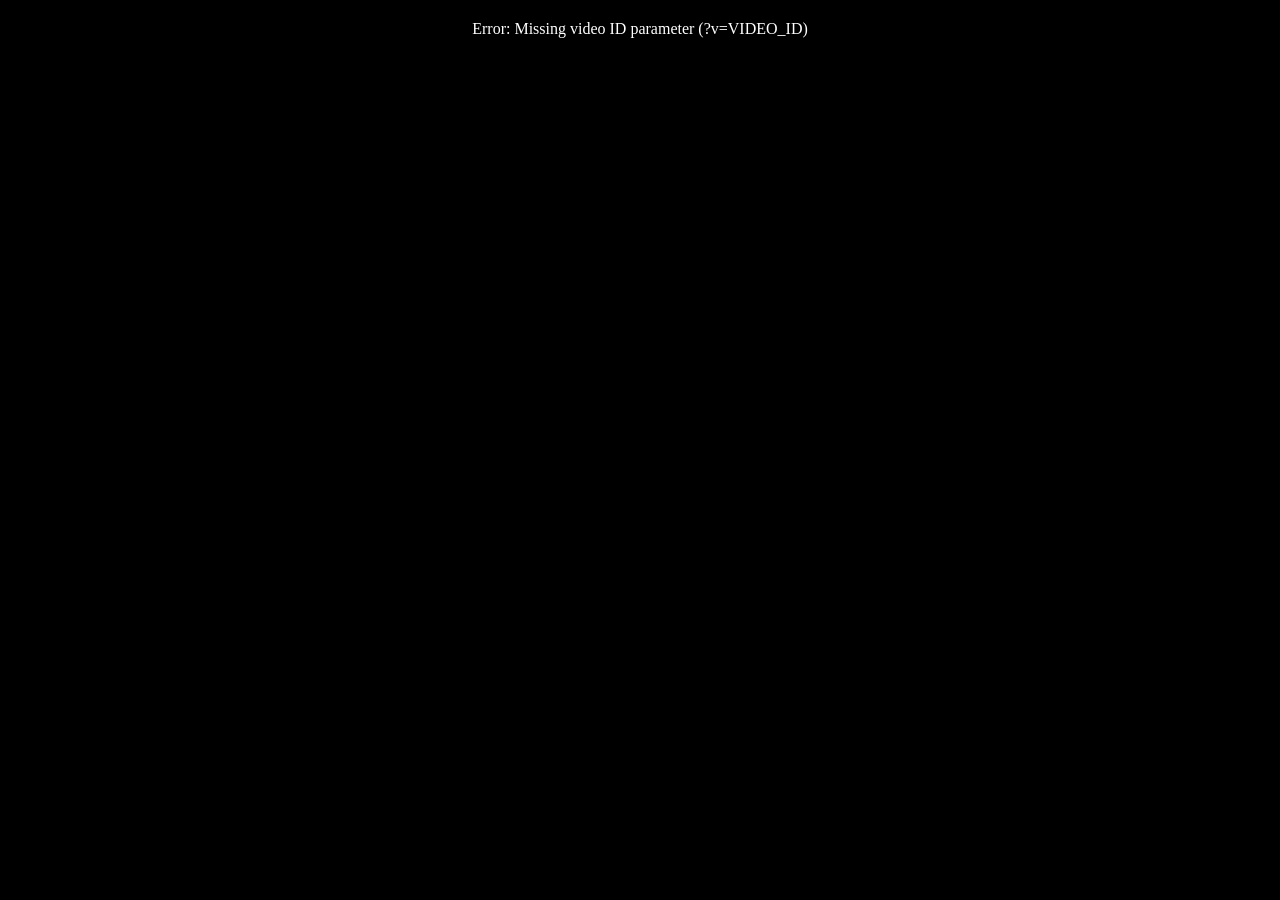
<file: youtube.html>
<!DOCTYPE html>
<html lang="en">
<head>
  <meta charset="UTF-8">
  <meta name="viewport" content="width=device-width, initial-scale=1.0, viewport-fit=cover">
  <meta name="referrer" content="strict-origin-when-cross-origin">
  <title>YouTube Video</title>
  <style>
    * {
      margin: 0;
      padding: 0;
      box-sizing: border-box;
    }
    html, body {
      width: 100%;
      height: 100%;
      overflow: hidden;
      background: #000;
    }
    #player {
      position: absolute;
      top: 0;
      left: 0;
      width: 100%;
      height: 100%;
      border: 0;
    }
  </style>
</head>
<body>
  <iframe
    id="player"
    allowfullscreen
    allow="accelerometer; autoplay; clipboard-write; encrypted-media; gyroscope; picture-in-picture; web-share"
    referrerpolicy="strict-origin-when-cross-origin"
  ></iframe>

  <script>
    (function() {
      const urlParams = new URLSearchParams(window.location.search);

      const videoId = urlParams.get('v');
      if (!videoId) {
        document.body.innerHTML = '<div style="color:white;padding:20px;text-align:center;">Error: Missing video ID parameter (?v=VIDEO_ID)</div>';
        return;
      }

      const autoplay   = urlParams.get('autoplay')        || '1';
      const controls   = urlParams.get('controls')        || '1';
      const rel        = urlParams.get('rel')             || '0';
      const modestbranding = urlParams.get('modestbranding') || '1';
      const playsinline = urlParams.get('playsinline')    || '1';
      const loop       = urlParams.get('loop')            || '0';
      const mute       = urlParams.get('mute')            || '0';

      const embedParams = new URLSearchParams({
        autoplay:        autoplay,
        controls:        controls,
        rel:             rel,
        modestbranding:  modestbranding,
        playsinline:     playsinline,
        enablejsapi:     '1',
        origin:          window.location.origin
      });

      if (loop === '1') {
        embedParams.append('loop', '1');
        embedParams.append('playlist', videoId);
      }
      if (mute === '1') {
        embedParams.append('mute', '1');
      }

      const embedUrl = `https://www.youtube-nocookie.com/embed/${encodeURIComponent(videoId)}?${embedParams.toString()}`;
      document.getElementById('player').src = embedUrl;
    })();
  </script>
</body>
</html>
</file>
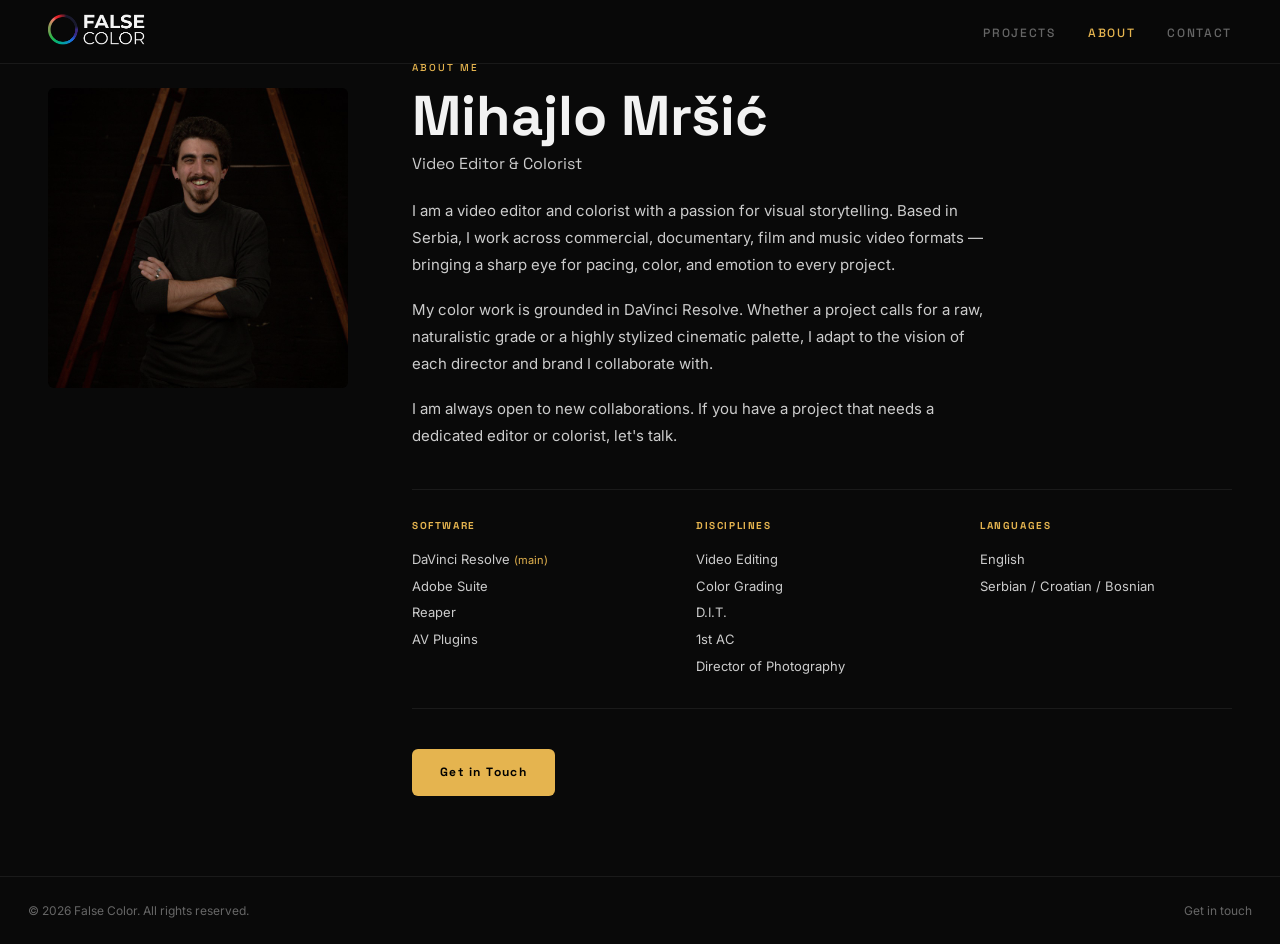
<file: pages/about.html>
<!doctype html>
<html lang="en">
<head>
  <meta charset="utf-8" />
  <meta name="viewport" content="width=device-width,initial-scale=1" />
  <title>About — False Color</title>
  <link rel="icon" type="image/png" href="../favicon.png">
  <link href="https://fonts.googleapis.com/css2?family=Space+Grotesk:wght@300;400;500;700&family=Inter:wght@300;400;500&display=swap" rel="stylesheet">
  <link rel="stylesheet" href="../css/style.css">
</head>
<body>

  <nav id="nav">
    <div class="nav-inner">
      <a href="../index.html" class="nav-logo">
        <img src="../logo.png" alt="False Color" class="nav-logo-img">
        
      </a>
      <ul class="nav-links">
        <li><a href="../index.html">PROJECTS</a></li>
        <li><a href="about.html" class="active">ABOUT</a></li>
        <li><a href="contact.html">CONTACT</a></li>
      </ul>
      <button class="nav-burger" aria-label="Menu" aria-expanded="false">
        <span></span><span></span><span></span>
      </button>
    </div>
  </nav>

  <div class="mobile-menu" id="mobileMenu">
    <ul>
      <li><a href="../index.html">PROJECTS</a></li>
      <li><a href="about.html">ABOUT</a></li>
      <li><a href="contact.html">CONTACT</a></li>
    </ul>
  </div>

  <main class="about-page">
    <div class="about-inner">

      <div class="about-photo-wrap">
        <img src="../Profilna.jpeg" alt="Mihajlo Mršić" class="about-photo">
      </div>

      <div class="about-text">
        <span class="eyebrow">About Me</span>
        <h1 class="about-heading">Mihajlo Mršić</h1>
        <p class="about-role">Video Editor & Colorist</p>

        <p>I am a video editor and colorist with a passion for visual storytelling. Based in Serbia, I work across commercial, documentary, film and music video formats — bringing a sharp eye for pacing, color, and emotion to every project.</p>
        <p>My color work is grounded in DaVinci Resolve. Whether a project calls for a raw, naturalistic grade or a highly stylized cinematic palette, I adapt to the vision of each director and brand I collaborate with.</p>
        <p>I am always open to new collaborations. If you have a project that needs a dedicated editor or colorist, let's talk.</p>

        <div class="skills-block">
          <div class="skill-group">
            <h4>SOFTWARE</h4>
            <ul>
              <li>DaVinci Resolve <span style="color:var(--accent);font-size:11px">(main)</span></li>
              <li>Adobe Suite</li>
              <li>Reaper</li>
              <li>AV Plugins</li>
            </ul>
          </div>
          <div class="skill-group">
            <h4>DISCIPLINES</h4>
            <ul>
              <li>Video Editing</li>
              <li>Color Grading</li>
              <li>D.I.T.</li>
              <li>1st AC</li>
              <li>Director of Photography</li>
            </ul>
          </div>
          <div class="skill-group">
            <h4>LANGUAGES</h4>
            <ul>
              <li>English</li>
              <li>Serbian / Croatian / Bosnian</li>
            </ul>
          </div>
        </div>

        <a href="contact.html" class="cta-btn">Get in Touch</a>
      </div>

    </div>
  </main>

  <footer>
    <div class="footer-inner">
      <span>© <span id="year"></span> False Color. All rights reserved.</span>
      <a href="contact.html">Get in touch</a>
    </div>
  </footer>

  <button class="back-top" id="backTop" aria-label="Back to top">&#8593;</button>

  <script src="../js/main.js"></script>
</body>
</html>
</file>
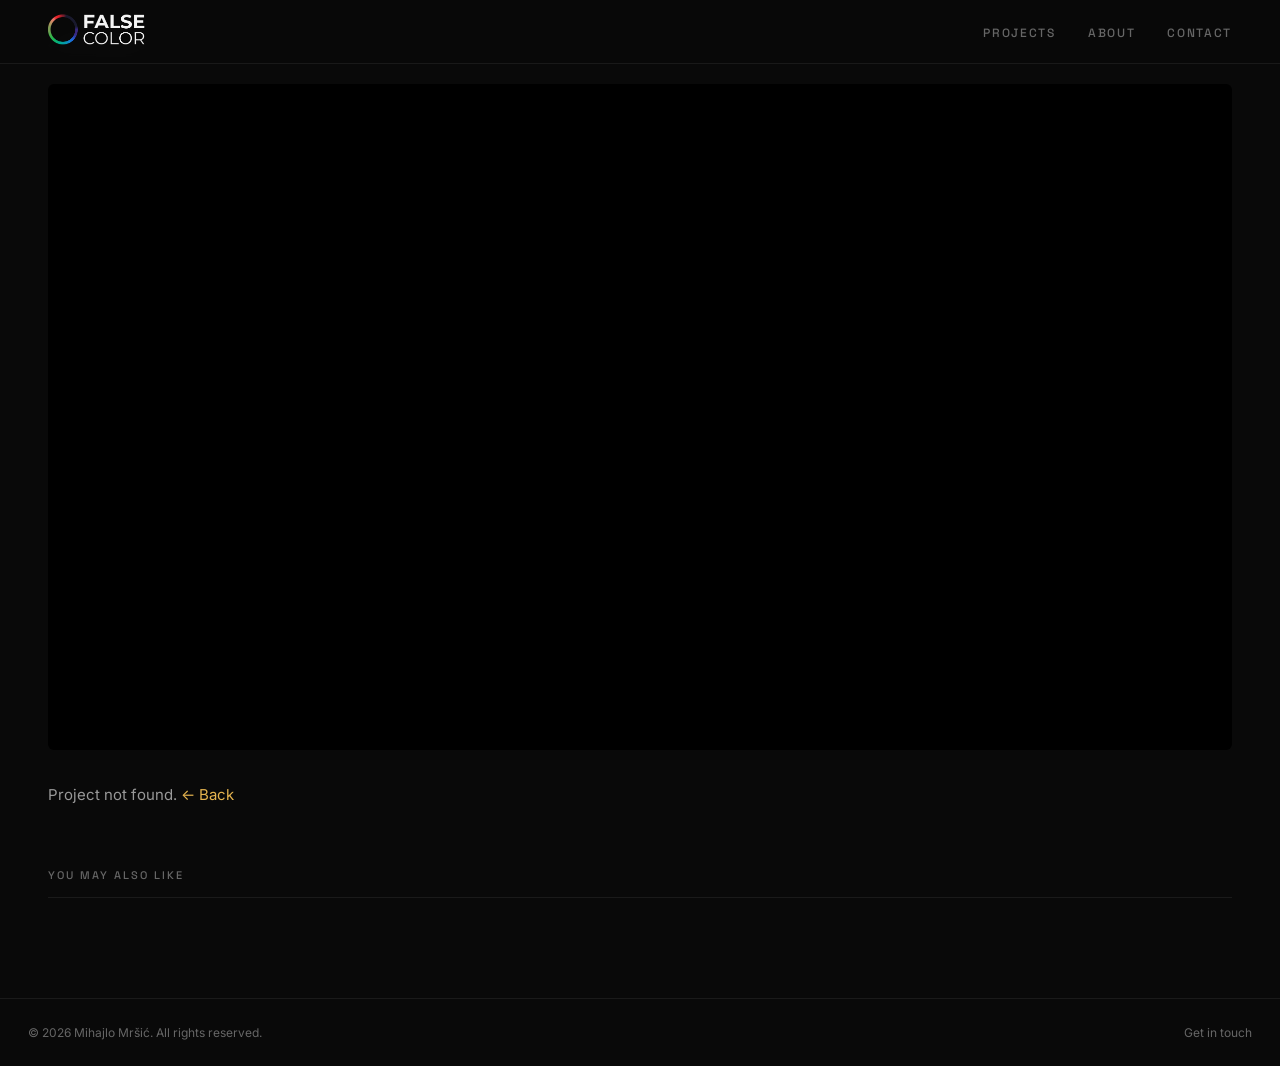
<file: pages/project.html>
<!doctype html>
<html lang="en">
<head>
  <meta charset="utf-8" />
  <meta name="viewport" content="width=device-width,initial-scale=1" />
  <title>Project — Mihajlo Mršić</title>
  <meta name="description" content="Project by Mihajlo Mršić — Video Editor and Colorist">
  <link rel="icon" type="image/png" href="../favicon.png">
  <link href="https://fonts.googleapis.com/css2?family=Space+Grotesk:wght@300;400;500;700&family=Inter:wght@300;400;500&display=swap" rel="stylesheet">
  <link rel="stylesheet" href="../css/style.css">
</head>
<body>

  <!-- NAV -->
  <nav id="nav">
    <div class="nav-inner">
      <a href="../index.html" class="nav-logo"><img src="../logo.png" alt="False Color" class="nav-logo-img"></a>
      <ul class="nav-links">
        <li><a href="../index.html">PROJECTS</a></li>
        <li><a href="about.html">ABOUT</a></li>
        <li><a href="contact.html">CONTACT</a></li>
      </ul>
      <button class="nav-burger" aria-label="Menu" aria-expanded="false">
        <span></span><span></span><span></span>
      </button>
    </div>
  </nav>

  <!-- MOBILE MENU -->
  <div class="mobile-menu" id="mobileMenu">
    <ul>
      <li><a href="../index.html">PROJECTS</a></li>
      <li><a href="about.html">ABOUT</a></li>
      <li><a href="contact.html">CONTACT</a></li>
    </ul>
  </div>

  <main class="project-page">

    <!-- Back link -->
    <a href="../index.html" class="back-link">← All Projects</a>

    <!-- Video embed -->
    <div class="project-video" id="projectVideo">
      <!-- filled by JS -->
    </div>

    <!-- Project info -->
    <div class="project-info" id="projectInfo">
      <!-- filled by JS -->
    </div>

    <!-- You may also like -->
    <section class="also-like" id="alsoLike">
      <h3 class="also-title">You May Also Like</h3>
      <div class="also-grid" id="alsoGrid">
        <!-- filled by JS -->
      </div>
    </section>

  </main>

  <!-- FOOTER -->
  <footer>
    <div class="footer-inner">
      <span>© <span id="year"></span> Mihajlo Mršić. All rights reserved.</span>
      <a href="contact.html">Get in touch</a>
    </div>
  </footer>

  <!-- BACK TO TOP -->
  <button class="back-top" id="backTop" aria-label="Back to top">&#8593;</button>

  <script src="../js/projects.js"></script>
  <script src="../js/project-page.js"></script>
  <script src="../js/main.js"></script>
</body>
</html>
</file>
<file: css/style.css>
/* =========================================
   FALSE-COLOR.COM — Mihajlo Mršić Portfolio
   ========================================= */

:root {
  --bg:        #090909;
  --surface:   #111111;
  --border:    rgba(255,255,255,0.07);
  --muted:     #666;
  --mid:       #999;
  --light:     #ccc;
  --white:     #f2f2f2;
  --accent:    #e5b44f;   /* film-amber — the one risk: warm gold on near-black */
  --radius:    6px;
  --nav-h:     64px;
  --max:       1240px;
  --font-head: 'Space Grotesk', system-ui, sans-serif;
  --font-body: 'Inter', system-ui, sans-serif;
  --ease:      cubic-bezier(.25,.46,.45,.94);
}

/* RESET */
*, *::before, *::after { box-sizing: border-box; margin: 0; padding: 0; }
html { scroll-behavior: smooth; }
body {
  background: var(--bg);
  color: var(--white);
  font-family: var(--font-body);
  font-size: 15px;
  line-height: 1.6;
  -webkit-font-smoothing: antialiased;
  overflow-x: hidden;
}
img { display: block; max-width: 100%; }
a { color: inherit; text-decoration: none; }
ul { list-style: none; }
button { font-family: inherit; cursor: pointer; border: none; background: none; }

/* ---- NAV ---- */
#nav {
  position: fixed;
  top: 0; left: 0; right: 0;
  z-index: 100;
  height: var(--nav-h);
  background: rgba(9,9,9,0.92);
  backdrop-filter: blur(12px);
  -webkit-backdrop-filter: blur(12px);
  border-bottom: 1px solid var(--border);
  transition: background .3s var(--ease);
}
.nav-inner {
  max-width: var(--max);
  margin: 0 auto;
  padding: 0 28px;
  height: 100%;
  display: flex;
  align-items: center;
  justify-content: space-between;
}
.nav-logo {
  font-family: var(--font-head);
  font-weight: 700;
  font-size: 14px;
  letter-spacing: .12em;
  color: var(--white);
}
.nav-links {
  display: flex;
  gap: 32px;
}
.nav-links a {
  font-family: var(--font-head);
  font-size: 12px;
  font-weight: 500;
  letter-spacing: .14em;
  color: var(--muted);
  transition: color .2s;
}
.nav-links a:hover,
.nav-links a.active { color: var(--white); }
.nav-links a.active { color: var(--accent); }

/* Burger */
.nav-burger {
  display: none;
  flex-direction: column;
  gap: 5px;
  padding: 6px;
}
.nav-burger span {
  display: block;
  width: 22px;
  height: 2px;
  background: var(--white);
  transition: transform .3s var(--ease), opacity .3s;
}

/* Mobile menu */
.mobile-menu {
  display: none;
  position: fixed;
  inset: 0;
  background: var(--bg);
  z-index: 99;
  align-items: center;
  justify-content: center;
  flex-direction: column;
}
.mobile-menu.open { display: flex; }
.mobile-menu ul { display: flex; flex-direction: column; gap: 28px; text-align: center; }
.mobile-menu a {
  font-family: var(--font-head);
  font-size: 28px;
  font-weight: 700;
  letter-spacing: .1em;
  color: var(--white);
  transition: color .2s;
}
.mobile-menu a:hover { color: var(--accent); }

/* ---- HERO ---- */
main { padding-top: var(--nav-h); }

.hero {
  padding: 80px 28px 48px;
  max-width: var(--max);
  margin: 0 auto;
}
.hero-title {
  font-family: var(--font-head);
  font-size: clamp(42px, 8vw, 96px);
  font-weight: 700;
  line-height: 1.0;
  letter-spacing: -.03em;
  color: var(--white);
}
.hero-title span {
  color: var(--accent);
  display: block;
}

/* ---- PROJECT GRID ---- */
.grid-section {
  max-width: var(--max);
  margin: 0 auto;
  padding: 28px 28px 80px;
}

.project-grid {
  display: grid;
  grid-template-columns: repeat(2, 1fr);
  gap: 3px;
}


.card {
  display: block;
  position: relative;
  overflow: hidden;
  background: var(--surface);
}

.card-thumb {
  position: relative;
  overflow: hidden;
  aspect-ratio: 16/9;
}

.card-thumb img {
  width: 100%;
  height: 100%;
  object-fit: cover;
  transition: transform .6s var(--ease), filter .4s;
  filter: brightness(.85);
}

.card:hover .card-thumb img {
  transform: scale(1.04);
  filter: brightness(.65);
}

.card-overlay {
  position: absolute;
  inset: 0;
  display: flex;
  flex-direction: column;
  align-items: center;
  justify-content: center;
  opacity: 0;
  transition: opacity .3s;
  background: linear-gradient(to top, rgba(0,0,0,.75) 0%, rgba(0,0,0,.08) 55%, transparent 100%);
}
.card:hover .card-overlay { opacity: 1; }

.play-btn {
  width: 64px;
  height: 64px;
  border-radius: 50%;
  border: 2px solid var(--white);
  display: flex;
  align-items: center;
  justify-content: center;
  font-size: 20px;
  color: var(--white);
  padding-left: 4px;
  transition: background .2s, border-color .2s;
  flex-shrink: 0;
}
.card:hover .play-btn {
  background: var(--accent);
  border-color: var(--accent);
  color: #000;
}

.card-hover-title {
  position: absolute;
  bottom: 0;
  left: 0;
  right: 0;
  padding: 14px 16px;
  display: flex;
  flex-direction: column;
  gap: 4px;
  transform: translateY(6px);
  transition: transform .3s cubic-bezier(.25,.46,.45,.94);
}
.card:hover .card-hover-title { transform: translateY(0); }

.card-hover-type {
  font-family: var(--font-head);
  font-size: 10px;
  font-weight: 500;
  letter-spacing: .16em;
  color: var(--accent);
  text-transform: uppercase;
}
.card-hover-name {
  font-family: var(--font-head);
  font-size: 15px;
  font-weight: 600;
  color: var(--white);
  line-height: 1.25;
}

.card-meta {
  padding: 14px 16px 18px;
  border-top: 1px solid var(--border);
}
.card-type {
  font-family: var(--font-head);
  font-size: 10px;
  font-weight: 500;
  letter-spacing: .16em;
  color: var(--accent);
  display: block;
  margin-bottom: 4px;
}
.card-title {
  font-family: var(--font-head);
  font-size: 15px;
  font-weight: 500;
  color: var(--light);
  line-height: 1.3;
}
.card:hover .card-title { color: var(--white); }

/* ---- PROJECT PAGE ---- */
.project-page {
  max-width: var(--max);
  margin: 0 auto;
  padding: 32px 28px 80px;
}

.back-link {
  display: inline-flex;
  align-items: center;
  gap: 6px;
  font-size: 13px;
  font-family: var(--font-head);
  letter-spacing: .08em;
  color: var(--muted);
  margin-bottom: 28px;
  transition: color .2s;
}
.back-link:hover { color: var(--white); }

.project-video {
  width: 100%;
  position: relative;
  padding-top: 56.25%;
  background: #000;
  border-radius: var(--radius);
  overflow: hidden;
  margin-bottom: 32px;
}
.project-video iframe {
  position: absolute;
  inset: 0;
  width: 100%;
  height: 100%;
  border: none;
}

.project-info {
  margin-bottom: 60px;
}
.project-info .card-type {
  font-size: 11px;
  margin-bottom: 8px;
}
.project-info h1 {
  font-family: var(--font-head);
  font-size: clamp(24px, 4vw, 40px);
  font-weight: 700;
  margin-bottom: 16px;
}
.project-info p {
  color: var(--light);
  max-width: 640px;
  line-height: 1.7;
}

/* ---- YOU MAY ALSO LIKE ---- */
.also-like { margin-top: 24px; }
.also-title {
  font-family: var(--font-head);
  font-size: 11px;
  font-weight: 500;
  letter-spacing: .18em;
  color: var(--muted);
  text-transform: uppercase;
  margin-bottom: 20px;
  padding-bottom: 12px;
  border-bottom: 1px solid var(--border);
}
.also-grid {
  display: grid;
  grid-template-columns: repeat(3, 1fr);
  gap: 3px;
}

/* ---- ABOUT PAGE ---- */
.about-page {
  max-width: var(--max);
  margin: 0 auto;
  padding: 60px 28px 80px;
}
.about-inner {
  display: grid;
  grid-template-columns: 300px 1fr;
  gap: 64px;
  align-items: start;
}
.about-photo-wrap { position: sticky; top: calc(var(--nav-h) + 24px); }
.about-photo {
  width: 100%;
  aspect-ratio: 1;
  object-fit: cover;
  border-radius: var(--radius);
  filter: grayscale(20%);
}
.eyebrow {
  display: block;
  font-family: var(--font-head);
  font-size: 10px;
  font-weight: 500;
  letter-spacing: .2em;
  color: var(--accent);
  text-transform: uppercase;
  margin-bottom: 12px;
}
.about-heading {
  font-family: var(--font-head);
  font-size: clamp(32px, 5vw, 56px);
  font-weight: 700;
  line-height: 1;
  margin-bottom: 6px;
}
.about-role {
  font-size: 16px;
  color: var(--mid);
  margin-bottom: 28px;
  font-family: var(--font-head);
}
.about-text p {
  color: var(--light);
  margin-bottom: 18px;
  max-width: 580px;
  line-height: 1.8;
}
.skills-block {
  display: grid;
  grid-template-columns: repeat(3, 1fr);
  gap: 32px;
  margin: 40px 0;
  padding: 28px 0;
  border-top: 1px solid var(--border);
  border-bottom: 1px solid var(--border);
}
.skill-group h4 {
  font-family: var(--font-head);
  font-size: 10px;
  letter-spacing: .16em;
  color: var(--accent);
  margin-bottom: 12px;
}
.skill-group li {
  font-size: 13px;
  color: var(--light);
  padding: 3px 0;
}
.cta-btn {
  display: inline-block;
  padding: 14px 28px;
  background: var(--accent);
  color: #000;
  font-family: var(--font-head);
  font-size: 12px;
  font-weight: 700;
  letter-spacing: .12em;
  border-radius: var(--radius);
  transition: background .2s, transform .2s;
}
.cta-btn:hover { background: #f0c060; transform: translateY(-1px); }

/* ---- CONTACT PAGE ---- */
.contact-page {
  max-width: var(--max);
  margin: 0 auto;
  padding: 60px 28px 80px;
}
.contact-inner { max-width: 900px; }
.contact-header { margin-bottom: 52px; }
.contact-header h1 {
  font-family: var(--font-head);
  font-size: clamp(36px, 6vw, 72px);
  font-weight: 700;
  line-height: 1.05;
  margin-bottom: 14px;
}
.contact-header p { color: var(--mid); }

.contact-split {
  display: grid;
  grid-template-columns: 220px 1fr;
  gap: 60px;
  align-items: start;
}
.contact-details { padding-top: 6px; }
.contact-item { margin-bottom: 28px; }
.ci-label {
  display: block;
  font-family: var(--font-head);
  font-size: 10px;
  letter-spacing: .16em;
  color: var(--accent);
  margin-bottom: 6px;
}
.ci-value { font-size: 14px; color: var(--light); }
a.ci-value:hover { color: var(--accent); }

/* Form */
.contact-form { display: flex; flex-direction: column; gap: 20px; }
.form-row { display: grid; grid-template-columns: 1fr 1fr; gap: 20px; }
.form-group { display: flex; flex-direction: column; gap: 8px; }
.form-group label {
  font-family: var(--font-head);
  font-size: 10px;
  letter-spacing: .14em;
  color: var(--muted);
}
.form-group input,
.form-group textarea {
  background: var(--surface);
  border: 1px solid var(--border);
  border-radius: var(--radius);
  color: var(--white);
  font-family: var(--font-body);
  font-size: 14px;
  padding: 12px 14px;
  outline: none;
  transition: border-color .2s;
  resize: vertical;
}
.form-group input::placeholder,
.form-group textarea::placeholder { color: var(--muted); }
.form-group input:focus,
.form-group textarea:focus { border-color: var(--accent); }

.submit-btn {
  align-self: flex-start;
  padding: 14px 32px;
  background: var(--accent);
  color: #000;
  font-family: var(--font-head);
  font-size: 12px;
  font-weight: 700;
  letter-spacing: .12em;
  border-radius: var(--radius);
  transition: background .2s, transform .2s;
}
.submit-btn:hover { background: #f0c060; transform: translateY(-1px); }
.submit-btn:disabled { opacity: .5; cursor: not-allowed; transform: none; }

.form-status {
  font-size: 13px;
  min-height: 20px;
  color: var(--mid);
}
.form-status.success { color: #6fcf97; }
.form-status.error   { color: #eb5757; }

/* ---- FOOTER ---- */
footer {
  border-top: 1px solid var(--border);
  padding: 24px 28px;
}
.footer-inner {
  max-width: var(--max);
  margin: 0 auto;
  display: flex;
  justify-content: space-between;
  align-items: center;
  font-size: 12px;
  color: var(--muted);
  gap: 16px;
  flex-wrap: wrap;
}
.footer-inner a { color: var(--muted); transition: color .2s; }
.footer-inner a:hover { color: var(--accent); }

/* ---- BACK TO TOP ---- */
.back-top {
  position: fixed;
  bottom: 28px;
  right: 28px;
  width: 44px;
  height: 44px;
  border-radius: 50%;
  background: var(--surface);
  border: 1px solid var(--border);
  color: var(--white);
  font-size: 18px;
  display: flex;
  align-items: center;
  justify-content: center;
  cursor: pointer;
  opacity: 0;
  transform: translateY(12px);
  transition: opacity .3s var(--ease), transform .3s var(--ease), background .2s;
  z-index: 50;
  pointer-events: none;
}
.back-top.visible {
  opacity: 1;
  transform: translateY(0);
  pointer-events: auto;
}
.back-top:hover { background: var(--accent); color: #000; border-color: var(--accent); }

/* ---- RESPONSIVE ---- */
@media (max-width: 900px) {
  .project-grid { grid-template-columns: 1fr; }
  .project-grid .card:first-child { grid-column: 1; }

  .also-grid { grid-template-columns: repeat(2, 1fr); }

  .about-inner { grid-template-columns: 1fr; }
  .about-photo-wrap { position: static; max-width: 240px; }
  .skills-block { grid-template-columns: 1fr 1fr; }

  .contact-split { grid-template-columns: 1fr; gap: 36px; }
  .form-row { grid-template-columns: 1fr; }
}

@media (max-width: 600px) {
  :root { --nav-h: 56px; }
  .hero { padding: 48px 20px 32px; }
  .grid-section, .project-page, .about-page, .contact-page { padding-left: 16px; padding-right: 16px; }

  .nav-links { display: none; }
  .nav-burger { display: flex; }

  .also-grid { grid-template-columns: 1fr; }
  .skills-block { grid-template-columns: 1fr; gap: 24px; }

  .back-top { bottom: 20px; right: 20px; }
}

/* Reduced motion */
@media (prefers-reduced-motion: reduce) {
  *, *::before, *::after { transition-duration: .01ms !important; animation-duration: .01ms !important; }
}

/* Logo image + text in nav */
.nav-logo {
  display: flex;
  align-items: center;
  gap: 10px;
}
.nav-logo-img {
  height: 32px;
  width: auto;
  display: block;
  transition: opacity .2s;
}
.nav-logo-text {
  font-family: var(--font-head);
  font-weight: 700;
  font-size: 14px;
  letter-spacing: .12em;
  color: var(--white);
  transition: opacity .2s;
}
.nav-logo:hover .nav-logo-img,
.nav-logo:hover .nav-logo-text { opacity: .75; }

/* Updated logo sizing — full logo image with text baked in */
.nav-logo-img {
  height: 40px !important;
  width: auto;
}
.nav-logo-text { display: none; }  /* hidden — text is inside the logo image */

/* Platform branded placeholders for social cards */
.card-thumb {
  /* allow inline aspect-ratio override from JS */
  aspect-ratio: 16/9;
}
.card-platform-placeholder {
  width: 100%;
  height: 100%;
  display: flex;
  flex-direction: column;
  align-items: center;
  justify-content: center;
  gap: 14px;
  background: #111;
}
.card-platform-placeholder svg {
  width: 52px;
  height: 52px;
}
.card-platform-placeholder span {
  font-family: var(--font-head);
  font-size: 13px;
  letter-spacing: .08em;
  color: var(--mid);
}
/* Vertical cards sit in their own row so they don't stretch the grid oddly */
.card:has(.card-thumb[style*="9/16"]) {
  grid-row: span 1;
}

/* Vertical video player (Instagram Reels / portrait Facebook) */
.project-video--vertical {
  max-width: 420px;
  padding-top: 0 !important;
  aspect-ratio: 9/16;
  height: auto;
  margin-left: 0;
}
.project-video--vertical iframe {
  position: static !important;
  width: 100%;
  height: 100%;
}

/* Letterboxed portrait thumbnails in 16:9 card container */
.card-thumb img[style*="object-fit:contain"] {
  background: #000;
}
</file>
